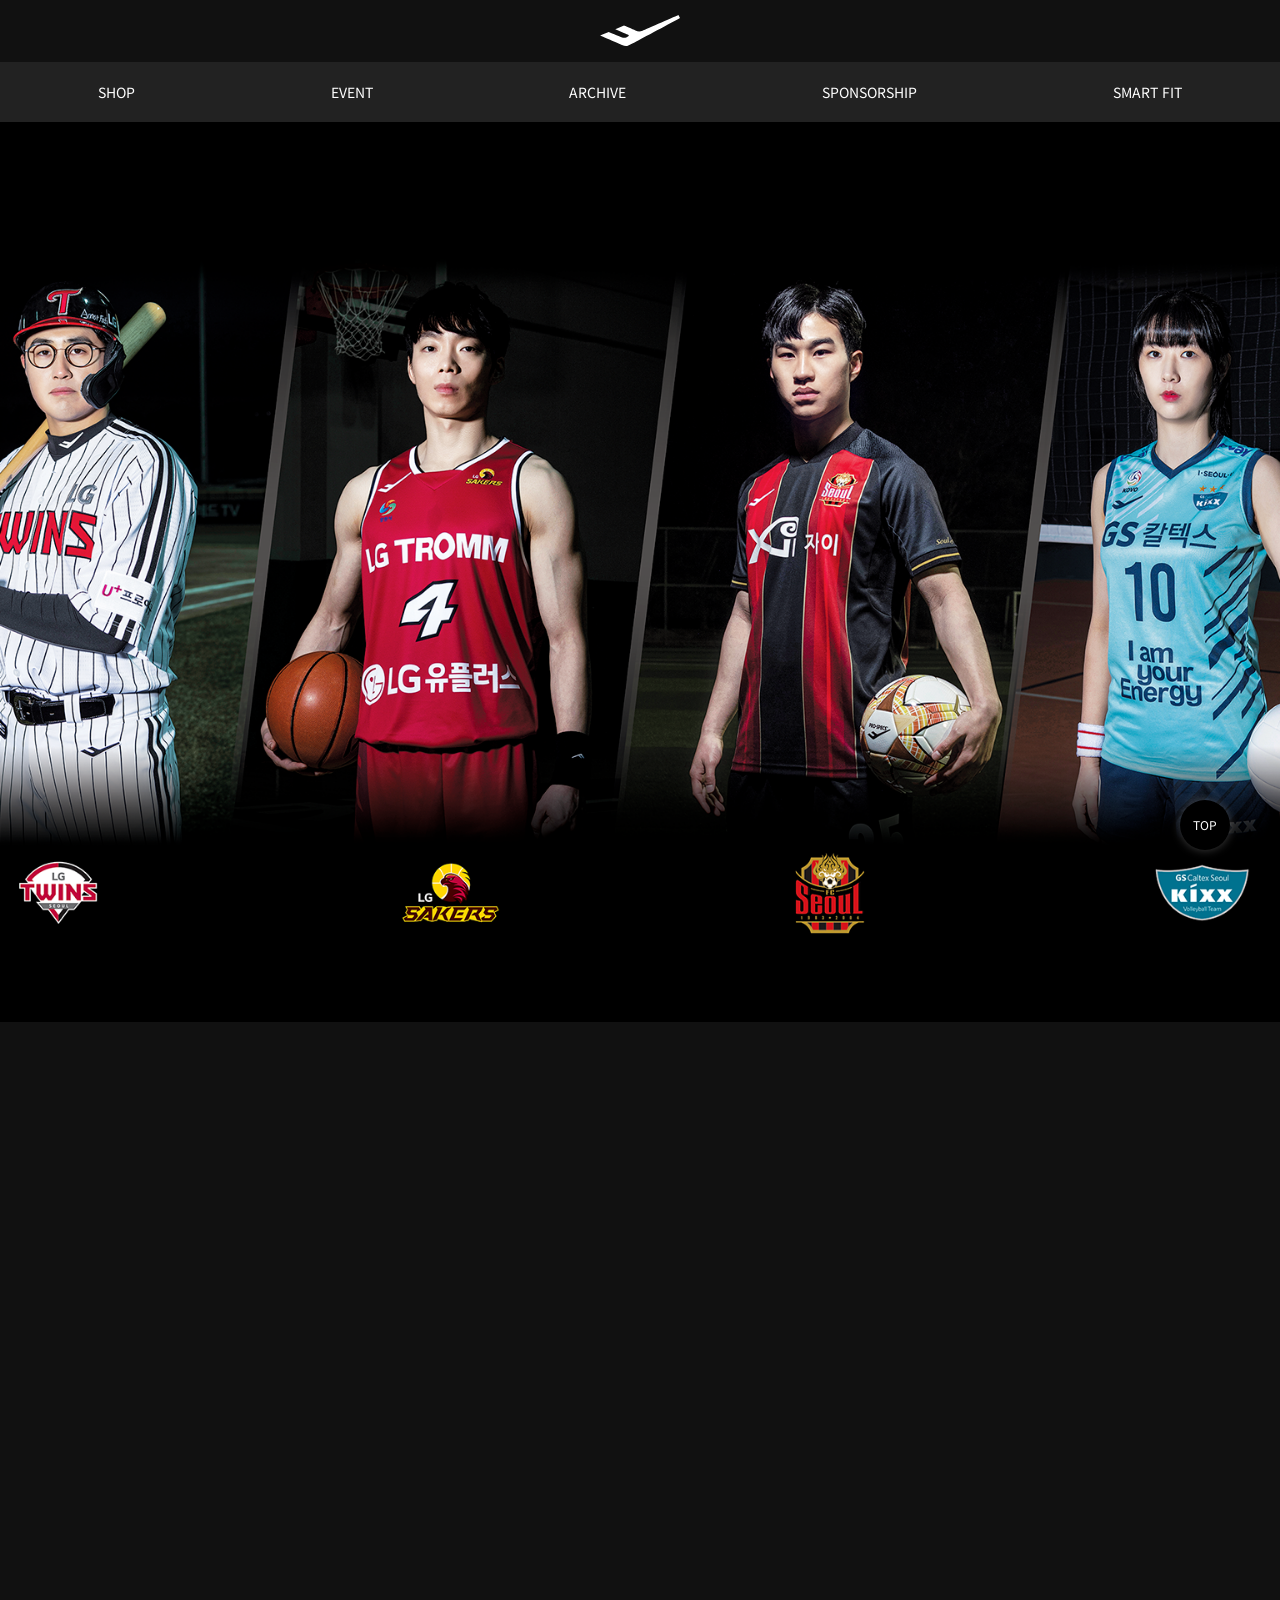
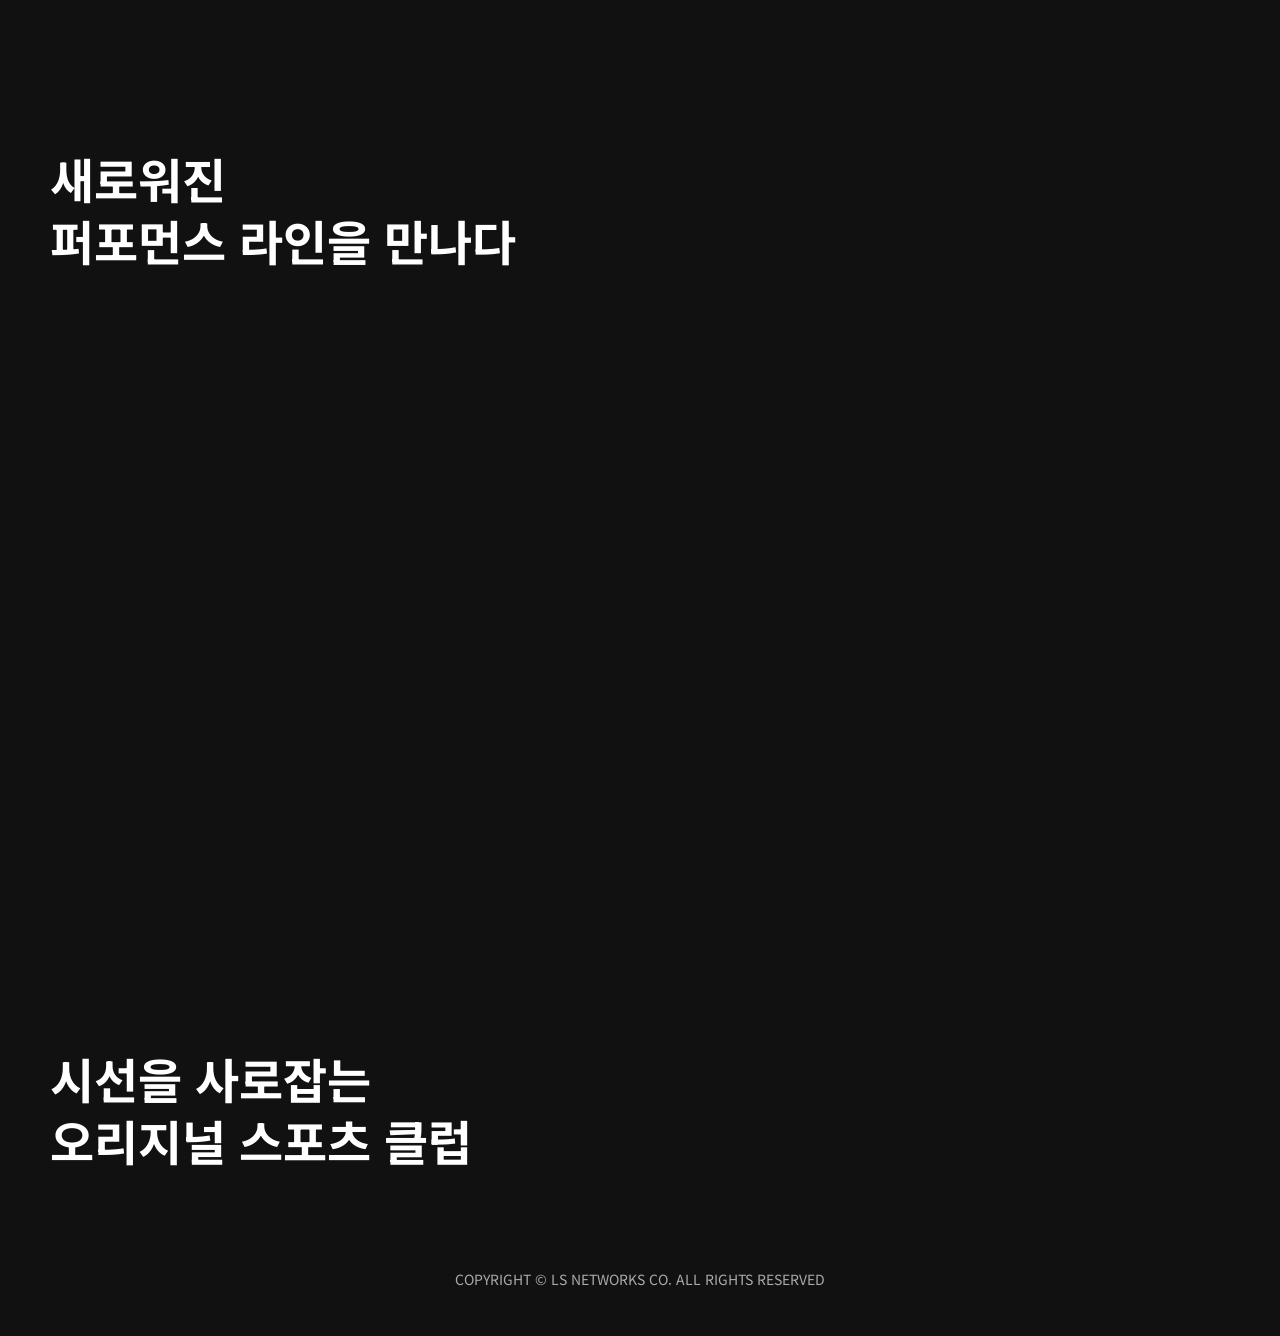
<file: 01-prospecs/index.html>
<!DOCTYPE html>
<html lang="ko">
<head>
    <meta charset="UTF-8">
    <meta http-equiv="X-UA-Compatible" content="IE=edge">
    <meta name="viewport" content="width=device-width, initial-scale=1.0">
    <title>프로스펙스</title>
    <link rel="shortcut icon" href="./images/logo.svg" type="image/x-icon">
    <link rel="stylesheet" href="reset.css">
    <style>
        body, html {
            background-color:#111;
            scroll-behavior: smooth;
        }
        /* Firefox */
        html {scrollbar-width: 10px;;scrollbar-color: #eee #222;}
        /* Opera */
        html::-o-scrollbar {width: 10px;}
        html::-o-scrollbar-thumb {background-color: #222;border-radius: 5px;}
        /* Chrome, Safari, Edge 등 웹킷 기반 브라우저 */
        ::-webkit-scrollbar {width: 10px;}
        ::-webkit-scrollbar-track {box-shadow: inset 0 0 5px rgba(0, 0, 0, 0.3);}
        ::-webkit-scrollbar-thumb {background-color: #222;border-radius: 5px;}
        #top_btn {
            width:50px; line-height:50px; display:block; font-size:0.75rem;
            border-radius:50%; text-align:center;
            position:fixed; right:50px; bottom:50px; z-index:999;
            background:#000; color:#fff;
            box-shadow:0 0 10px rgba(255,255,255,0.25);
        }
        /* header, main, footer, nav를 그룹으로 묶어서 각각 최소너비제한, 1000px 이하로 작아지지 못하도록 함. */
        header,main,footer,nav {min-width:1000px;}
        header {text-align:center; padding:15px 0;}
        header img {width:80px;}
        nav {
            width:100%; margin:0 auto; background:#222;
            display:flex; justify-content:space-around; /* 양끝에 여백을 만듦 */
            /* 스크롤 내릴 시 네비 고정 css */
            position: sticky; top: 0; z-index: 900;
        }
        nav a {position:relative; display:inline-block; line-height:60px; padding:0 20px; color:#fff; font-size:0.875rem;}
        nav a::after {
            /* after을 만들어 활성화 되었을 때 글자 및 바의 디자인 (a의 마지막 요소 위치에 가상요소 생성) */
            display:block; /* after 디지안 시 보이도록 하기 위해 */ position:absolute; content:''; background:#e73b3b; width:100%; height:1px; bottom:1px; left:0; display:none;
            /* diaplay 속성이 2개 있을 때 마지막에 적용한 display만 적용 */
        } 
        nav a:hover {color:#e73b3b;} /* nav a 마우스를 올렸을 때 글자 색상이 바뀌도록 설정  */
        nav a:hover::after {display:block;} /* nav a에 마우스를 올렸을 때 after의 설정이 보이도록 설정 */
        main {}
        main section {
            height:100vh; /* 뷰포트 높이 (사용자가 보는 화면의 높이) */
            background-size:cover;
            background-position:center;
            position:relative;
            /* background의 이미지 사이즈와 포지션은 동일하기 때문에 전체에 사용함. */
        }
        /* 각각 섹션에 들어가는 이미지가 다르기 때문임. */
        main section:nth-child(1) {background-image:url(images/optimize1.png);}
        main section:nth-child(2) {
            /* 스크롤이 움직일 때 배경이미지가 고정되도록 함. css */
            background-attachment: fixed;
            background-image:url(https://images.unsplash.com/photo-1566932769119-7a1fb6d7ce23?q=80&w=1470&auto=format&fit=crop&ixlib=rb-4.1.0&ixid=M3wxMjA3fDB8MHxwaG90by1wYWdlfHx8fGVufDB8fHx8fA%3D%3D);
        }
        main section:nth-child(3) {background-image:url(https://images.unsplash.com/photo-1461896836934-ffe607ba8211?q=80&w=1470&auto=format&fit=crop&ixlib=rb-4.1.0&ixid=M3wxMjA3fDB8MHxwaG90by1wYWdlfHx8fGVufDB8fHx8fA%3D%3D);}
        main section h2 {
            /* 부모높이vh에 들어간 값에 의해 부모가 길이가 매번 달라질 때 글자를 항상 왼쪽 아래 고정 설정을 위해 position:absolute로 사용 */
            position:absolute; left:50px; bottom:50px;
            font-size:3rem; font-weight:700; line-height:1.3; color:#fff;
        }
        footer {font-size:0.875rem; color:#aaa; text-align:center; padding:50px 0;}
    </style>
</head>
<body>
    <a href="#new" id="top_btn">TOP</a>
    <!-- 위 top버튼(cta) 클릭 시 section 2번 위치로 이동하기 -->
    <header>
        <h1><img src="images/logo.svg" alt="프로스펙스"></h1>
    </header>
    <nav>
        <a href="#hero">SHOP</a>
        <a href="#event">EVENT</a>
        <a href="#">ARCHIVE</a>
        <a href="#">SPONSORSHIP</a>
        <a href="#">SMART FIT</a>
    </nav>
    <main>
        <section id="hero"></section>
        <section id="new"><h2>새로워진<br>퍼포먼스 라인을 만나다</h2></section>
        <section id="event"><h2>시선을 사로잡는<br>오리지널 스포츠 클럽</h2></section>
    </main>
    <footer>COPYRIGHT &copy; LS NETWORKS CO. ALL RIGHTS RESERVED
    </footer>
</body>
</html>
</file>
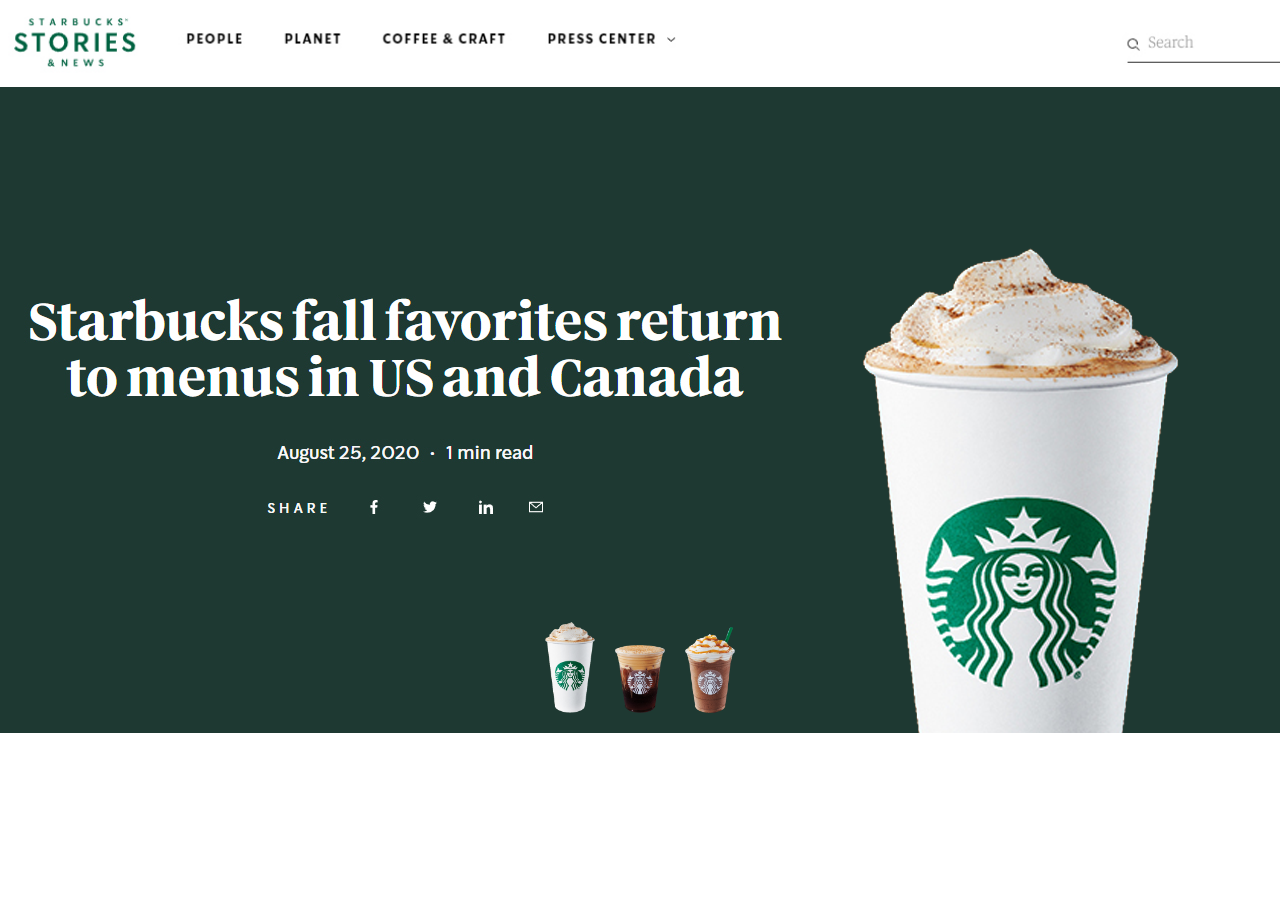
<file: 02-starbucks-hero/index.html>
<!DOCTYPE html>
<html lang="ko">
<head>
    <meta charset="UTF-8">
    <meta http-equiv="X-UA-Compatible" content="IE=edge">
    <meta name="viewport" content="width=device-width, initial-scale=1.0">
    <title>스타벅스 코리아</title>
    <link rel="stylesheet" href="reset.css">
    <style>
        header, #v_c {width:1400px; margin:0 auto;}
        header img {width:100%;}
        #visual {
            background:#1e3932; padding:200px 0;
            position:relative; overflow:hidden;
        }
        #v_img {
            position:absolute; right:100px; bottom:-100px;
        }
        #v_btn {
            position:absolute; left:0; bottom:20px; width:100%;
            display:flex; justify-content: center; /* a들의 정렬 */
        }
        #v_btn a {
            width:50px; margin:0 10px; 
            display:flex; align-items:flex-end; /* start 이미지의 수직 상단이 맞도록 정렬 */ 
        }
        #v_btn a:hover img {
            transform: translateY(-15px);
        }
        #v_btn a img {width:100%; transition: transform 0.3s;}
    </style>
    <script>
        window.onload=function(){

            

        }//e:onload
    </script>
</head>
<body>
    <div id="wrap">
        <header><img src="coffee_images/starbucks_header.jpg" alt=""></header>
    </div>
    <div id="visual">
        <div id="v_c">
            <img src="coffee_images/starbucks_title.jpg" alt="">
        </div>
        <div id="v_img">
            <img src="coffee_images/starbucks1.png" alt="" id="starbucks_img">
        </div>
        <div id="v_btn"> <!-- 미니 메뉴 사진들 -->
            <a href="#"><img src="coffee_images/starbucks1.png" alt=""></a>
            <a href="#"><img src="coffee_images/starbucks2.png" alt=""></a>
            <a href="#"><img src="coffee_images/starbucks3.png" alt=""></a>
        </div>
    </div>
</body>
</html>
</file>
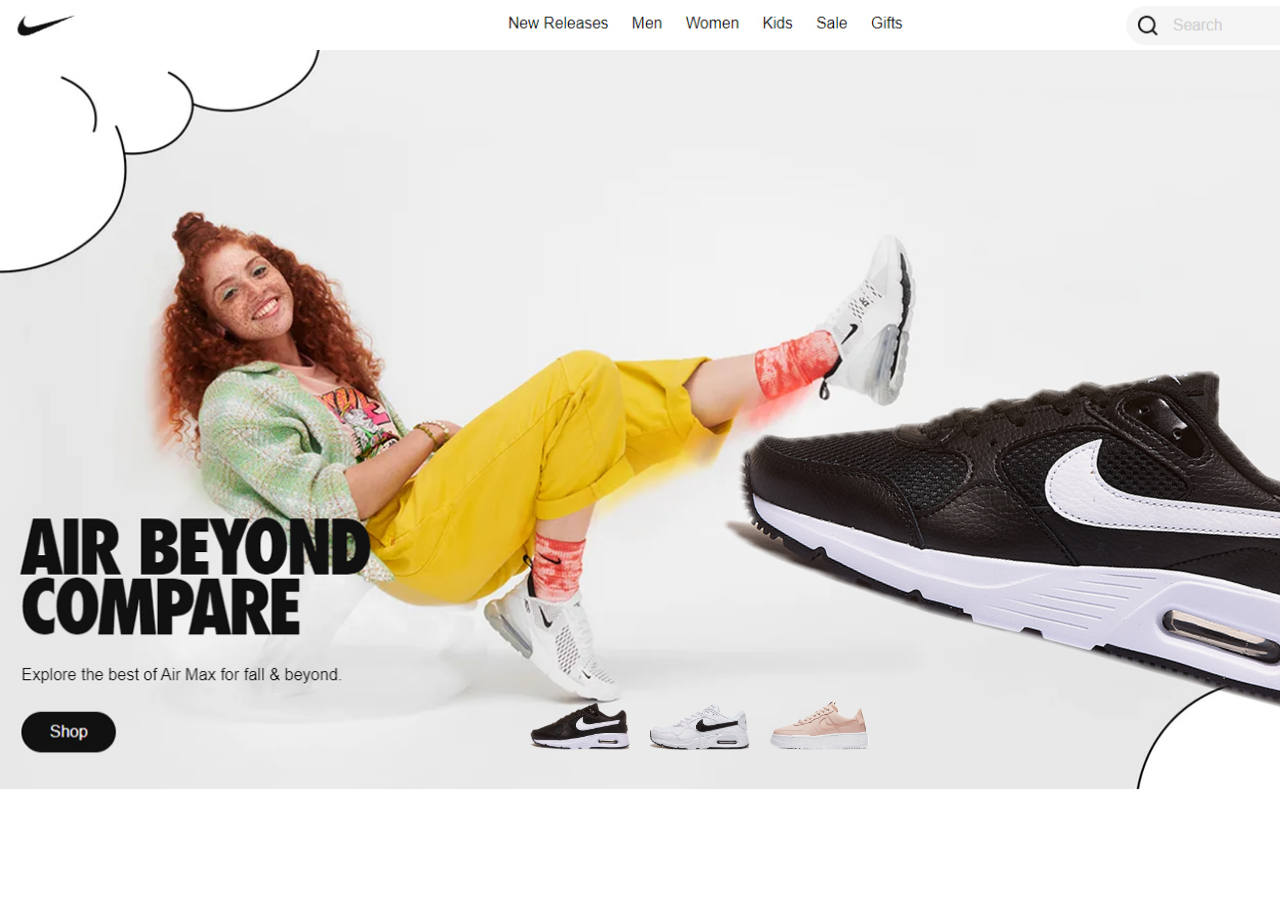
<file: 03-nike/index.html>
<!DOCTYPE html>
<html lang="ko">
<head>
    <meta charset="UTF-8">
    <meta http-equiv="X-UA-Compatible" content="IE=edge">
    <meta name="viewport" content="width=device-width, initial-scale=1.0">
    <title>나이키</title>
    <link rel="stylesheet" href="reset.css">
    <style>
        header, #v_c {width:1400px; margin:0 auto;}
        header img {width:100%;}
        #visual {
            background:url(images/nike_bg.jpg) no-repeat center; 
            width: 1400px; height: 750px; margin:0 auto;
            background-size: auto 100%;
            position:relative; overflow:hidden;
        }
        #v_img {
            position: absolute;
            right: 0px;
            bottom: 150px;
            
            transform: rotate(15deg);
        }
        #v_btn {
            position:absolute; left:0; bottom:50px; width:100%;
            display:flex; justify-content: center;
        }
        #v_btn a {
            width:100px; margin:0 10px; 
            display:flex; align-items:flex-end;
        }
        #v_btn a:hover img {
            transform: rotate(15deg);
        }
        #v_btn a img {
            width:100%; 
            transform-origin: right bottom; /* 중심축 변경 */
            transition: transform 0.3s;
        }
    </style>
    <script>
        window.onload=function(){

            

        }//e:onload
    </script>
</head>
<body>
    <div id="wrap">
        <header><img src="images/nike_header.jpg" alt=""></header>
    </div>
    <div id="visual">
        <div id="v_img">
            <img src="images/nike1.png" alt="" id="nike_img">
        </div>
        <div id="v_btn">
            <a href="#"><img src="images/nike1.png" alt=""></a>
            <a href="#"><img src="images/nike2.png" alt=""></a>
            <a href="#"><img src="images/nike3.png" alt=""></a>
        </div>
    </div>
</body>
</html>
</file>
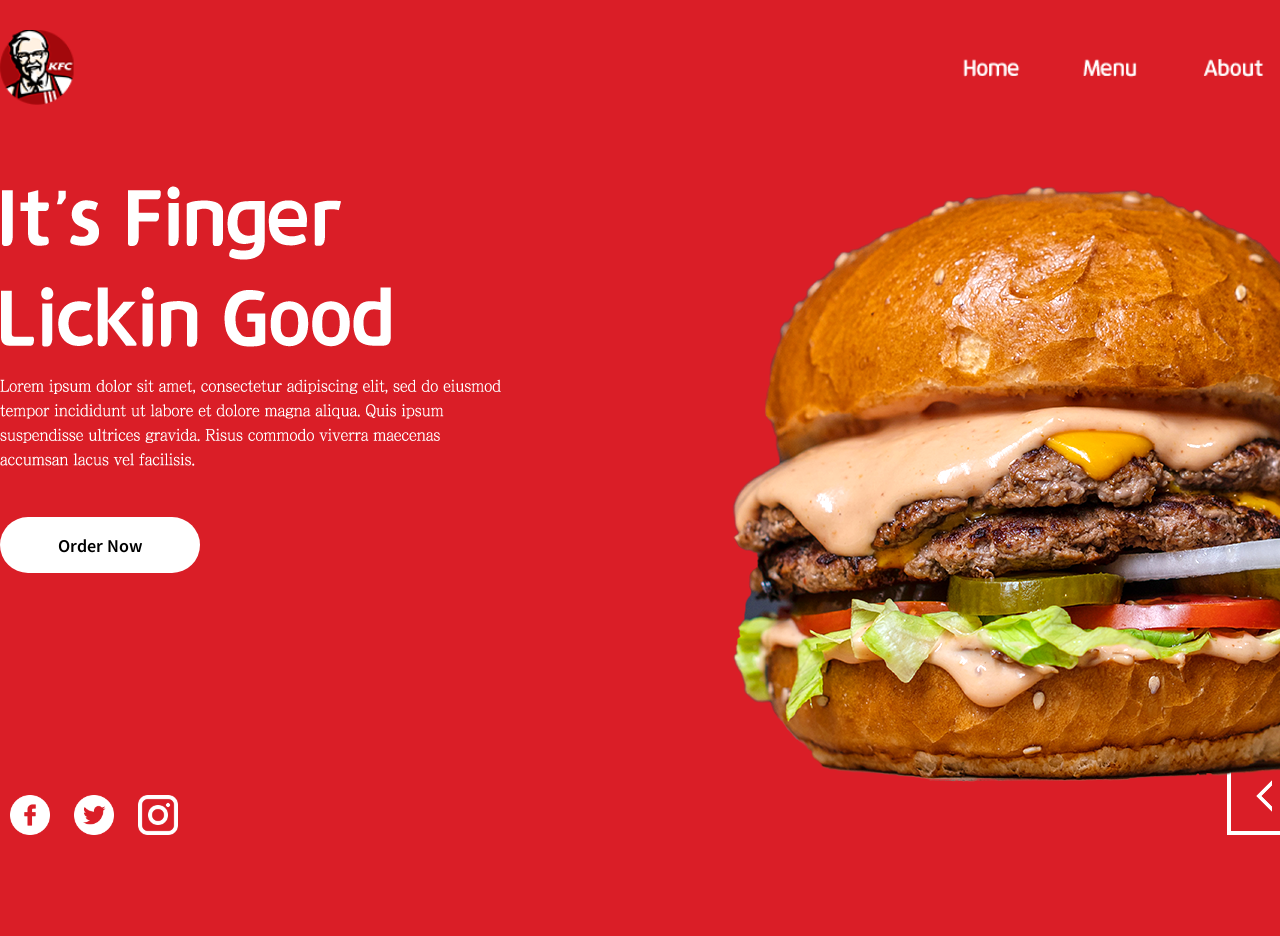
<file: 04-kfc/index.html>
<!DOCTYPE html>
<html lang="ko">
<head>
    <meta charset="UTF-8">
    <meta http-equiv="X-UA-Compatible" content="IE=edge">
    <meta name="viewport" content="width=device-width, initial-scale=1.0">
    <title>KFC</title>
    <link rel="stylesheet" href="reset.css">
    <style>
        body, html {background:#da1e27;}
        header, main {width:1400px; margin:0 auto;}
        header {padding:30px 0;}
        header img {width:100%;}
        main {height:800px; position:relative; display:flex; justify-content:space-between; padding:50px 0 0;}
        main .txt #order {
            background:#fff; border-radius:50px; text-align:center; padding:20px 0;
            display:inline-block; margin-top:50px; font-weight:600;
            width:200px; color:#000;
            transition: width 0.3s;
        }
        /* order에 마우스 올렸을 때 색과 크기 변경 */
        main .txt #order:hover {
            color: #da1e27;
            width: 250px;
        }
        #sns {position:absolute; left:0; bottom:100px;}
        #sns a {
            display:inline-block; width:40px; margin:0 10px;
            position:relative; top:0;
        }
        #sns a img {width:100%; transition: transform 0.3s; }
        /* sns에 마우스 올렸을 때 위치 변경 */
        #sns a:hover img {transform: translateY(-15px);}

        #dynamic #img {position: relative; z-index: 100;}
        #dynamic #btn {display:flex; position:absolute; right:0; bottom:100px; z-index: 50;}
        #dynamic #btn a {margin:0 5px;}
        #dynamic #btn a#prev {}
        #dynamic #btn a#next {transform: scaleX(-1);}
    </style>
    <script>
        window.onload=function(){
            /* 변수생성 */
            const bigImg = document.querySelector('#big'); /* 변경대상 */
            const btnPrev = document.querySelector('#prev'); /* 클릭대상 */
            const btnNext = document.querySelector('#next'); /* 클릭대상 */
            console.log(bigImg,btnPrev,btnNext); /* 오류점검테스트 */

            /* 이전버튼을 누르면 감자튀김 이미지로 변경 */
            btnPrev.addEventListener('click', prevImg);
            function prevImg() {
                bigImg.src = './images/menu2.png'
            } 

            /* 다음 버튼을 누르면 햄버거 이미지 변경 */
            btnNext.addEventListener('click',nextImg);
            function nextImg() {
                bigImg.src = './images/menu3.png';
            }
        }//e:onload
    </script>
</head>
<body>
    <div id="wrap">
        <header><img src="images/kfc_header.png" alt=""></header>
        <main>
            <div class="txt">
                <p><img src="images/sub_title.png" alt=""></p>
                <a href="#" id="order">Order Now</a>
            </div>
            <div id="sns">
                <a href="#"><img src="images/facebook.png" alt=""></a>
                <a href="#"><img src="images/twitter.png" alt=""></a>
                <a href="#"><img src="images/instagram.png" alt=""></a>
            </div>
            <div id="dynamic">
                <div id="img">
                    <img src="images/menu1.png" alt="" id="big">
                </div>
                <div id="btn">
                    <a href="#" id="prev"><img src="images/prev_next.png" alt=""></a>
                    <a href="#" id="next"><img src="images/prev_next.png" alt=""></a>
                </div>
            </div>
        </main>
    </div>
</body>
</html>
</file>
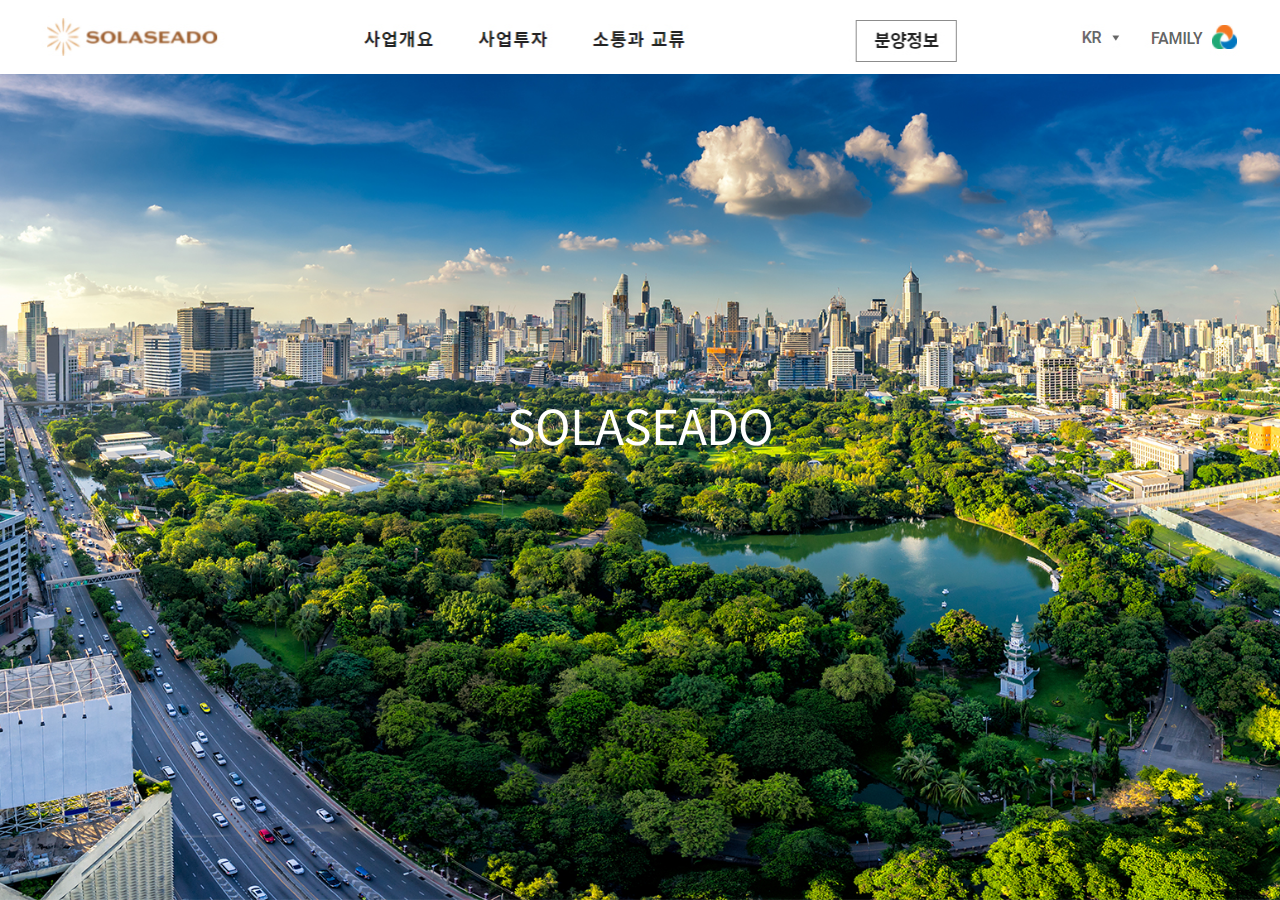
<file: 06-sola/index.html>
<!DOCTYPE html>
<html lang="ko">
<head>
    <meta charset="UTF-8">
    <meta http-equiv="X-UA-Compatible" content="IE=edge">
    <meta name="viewport" content="width=device-width, initial-scale=1.0">
    <title>태양의 도시 솔라시도</title>
    <link rel="stylesheet" href="reset.css">
    <style>
        body, html {
            font-family:'Noto Serif KR', serif;
            width:100%; height:100%; overflow:hidden;
        }
        /* design */
        .h_bg {background:#fff; position:fixed; left:0; top:0; width:100%; z-index:999;}
        .h_bg header {width:1200px; margin:0 auto;}
        .h_bg header img {width:100%;}
        .slide_wrap {}
        .slide_wrap .slide_c {position:relative;}
        .slide_wrap .slide_c .slide {
            position:absolute; left:0; top:0;
            width:100%; height:100vh;
            background-size: 100%;
            background-position:center;
            opacity:0; 
            transition:opacity 0.5s;
        }
        .slide_wrap .slide_c .slide1 {
            background-image:url(images/bg1.jpg);
            opacity:1;
            background-size: cover;
            animation: bgAni 2s infinite alternate;
        }
        .slide_wrap .slide_c .slide2 {background-image:url(images/bg2.jpg);}
        .slide_wrap .slide_c .slide3 {background-image:url(images/bg3.jpg);}
        .slide_wrap .slide_c .slide p {
            text-align:center; color:#fff;
            font-size:3rem; letter-spacing:-1px;
            position:relative; top:400px;
            animation: txtAni 2s infinite alternate;
        }
        /* class */

        /* animation */
        /* 배경(커지는 느낌)과 글자(사라졌다가 나오는 느낌) */
        @keyframes bgAni {
            0% {transform: scale(1);}
            100% {transform: scale(1.1);}
        }
        @keyframes txtAni {
            0% {opacity: 0; transform: scale(1) translateY(0); filter: blur(5px);}
            100% {opacity: 1;transform: scale(1.2) translateY(-30px);filter: blur(0);}
        }

    </style>
    <script>
        window.onload=function(){

            

        }//e:onload
    </script>
</head>
<body>
    <div class="h_bg">
        <header>
            <img src="images/header.jpg" alt="">
        </header>
    </div>
    <div class="slide_wrap">
        <div class="slide_c">
            <div class="slide slide1"><p>SOLASEADO</p></div>
            <div class="slide slide2"><p>햇빛과 함께 행복을 꿈꾸는,</p></div>
            <div class="slide slide3"><p>솔라시도의 도전이 시작됩니다.</p></div>
        </div>
    </div>
</body>
</html>
</file>
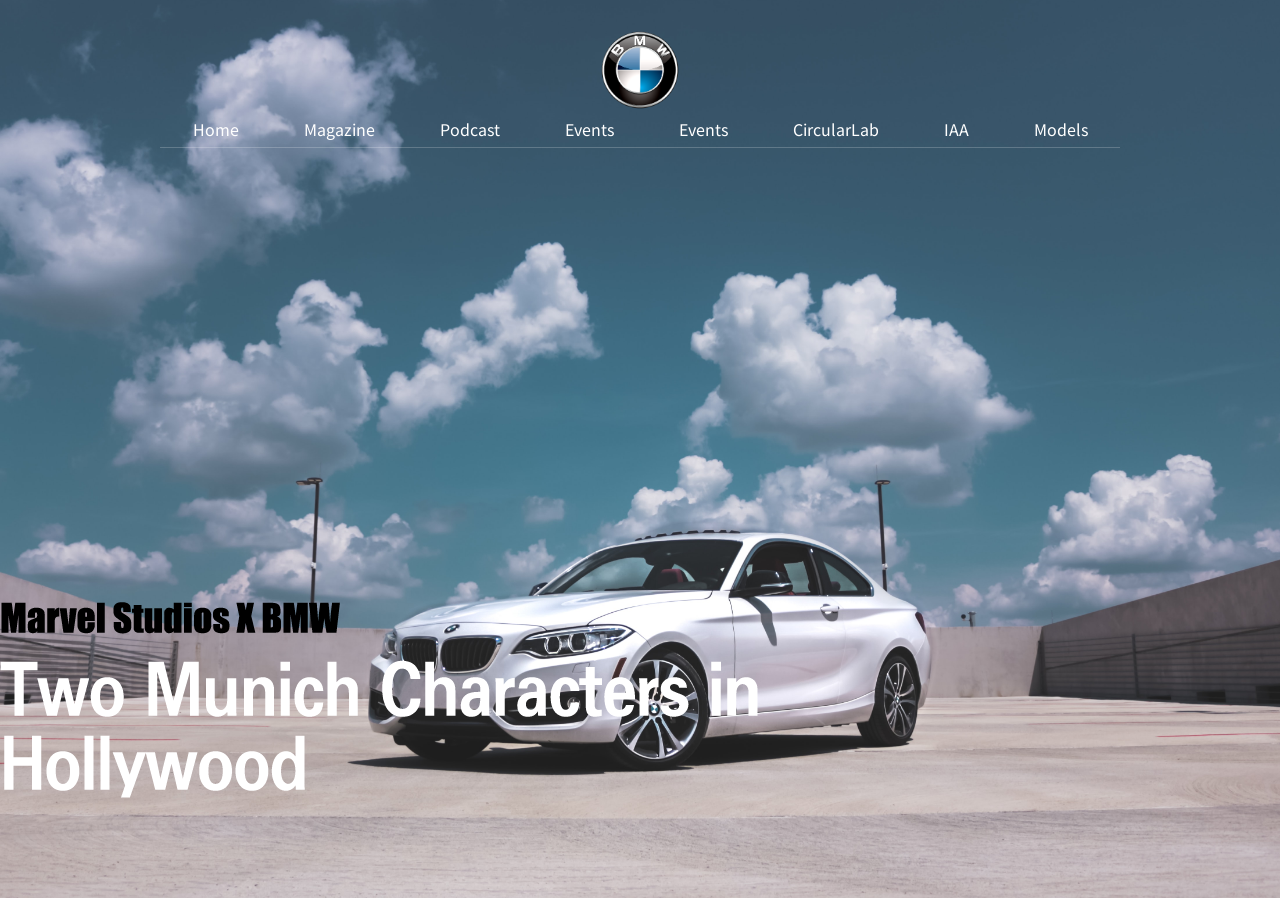
<file: 08-bmw/index.html>
<!DOCTYPE html>
<html lang="ko">
<head>
    <meta charset="UTF-8">
    <meta http-equiv="X-UA-Compatible" content="IE=edge">
    <meta name="viewport" content="width=device-width, initial-scale=1.0">
    <title>BMW 코리아</title>
    <link rel="stylesheet" href="reset.css">
    <style>
        #wrap {
            width:100%; /* height:100vh; */
            background:url(images/bmw_bg.jpg);
            background-size: cover;
            background-position: center 70%;
            position:relative;
        }
        header {
            width:1200px; margin:0 auto; padding:30px 0;
        }
        header h1 {width:80px; margin:0 auto;}
        header h1 img {width:100%;}
        header nav {
            border-bottom:1px solid rgba(255,255,255,0.2);
            width:80%; margin:0 auto; display:flex; justify-content:space-around;
        }
        header nav a {
            padding:10px 0; 
            position:relative; 
            color: #fff;
            /* border-bottom: 1px solid #fff; */
            /* bodrder는 시각적인 밑줄 디자인일 뿐, 애니메이션&개별크기 동작불가 */
        }
        header nav a::after {
            content:''; display:block;
            width:100%; height:1px; background:#cae4ff;
            position:absolute; bottom:-1px;
            /* 중심축 특징으로 애니메이션을 적용할 땐 transform속성 적용하기 */
            /* scale, translate, rotate, skew */
            transition: transform 0.5s; /* 중심을 기준으로 x축 크기 0설정(처음숨기기) */
            transform: scaleX(0);
        }
        /* hover 선택자 */
        header nav a:hover::after {transform: scaleX(1); /* 1=100% */}
        /* transform은 변형 속성일 뿐, 애니메이션 속성이 아님. */
        /* 사용자 이벤트와 함께 변경되는 css 속성 애니메이션은 transition */
        /* 이벤트와 관계없이 자동 실행되는 css 속성 애니메이션은 keyframes, animation */
        main {position:relative; width:1400px; height:80vh; margin:0 auto;}
        main img {
            position:absolute; left:0; bottom:100px;
        }

    </style>
    <script>
        window.onload=function(){

        }//e:onload
    </script>
</head>
<body>
    <div id="wrap">
        <header>
            <h1><img src="images/bmw_logo.png" alt=""></h1>
            <nav>
                <a href="#">Home</a>
                <a href="#">Magazine</a>
                <a href="#">Podcast</a>
                <a href="#">Events</a>
                <a href="#">Events</a>
                <a href="#">CircularLab</a>
                <a href="#">IAA</a>
                <a href="#">Models</a>
            </nav>
        </header>
        <main>
            <img src="images/sub_title.png" alt="">
        </main>
    </div>
</body>
</html>
</file>
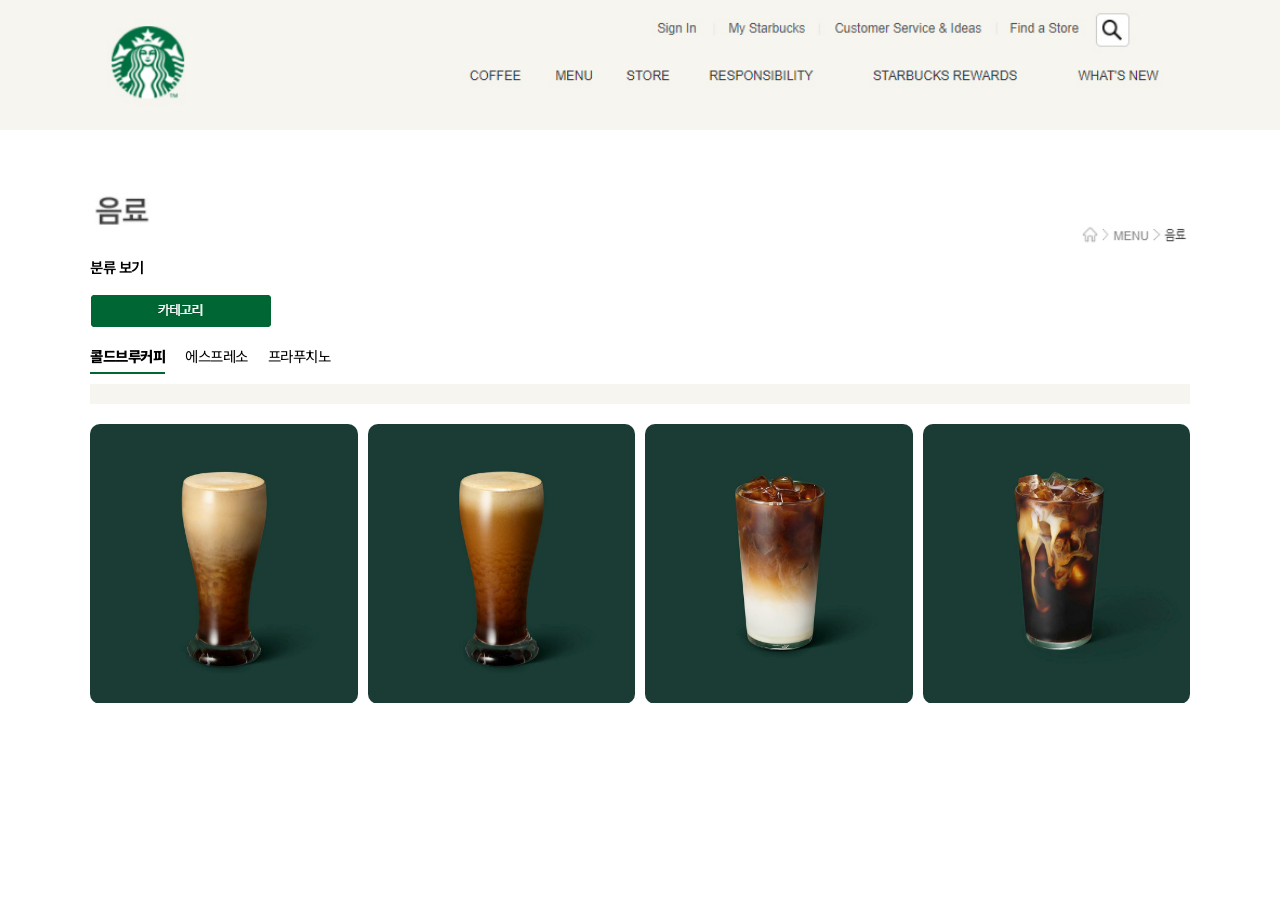
<file: 09-starbucks_details/index.html>
<!DOCTYPE html>
<html lang="ko">
<head>
    <meta charset="UTF-8">
    <meta http-equiv="X-UA-Compatible" content="IE=edge">
    <meta name="viewport" content="width=device-width, initial-scale=1.0">
    <title>음료 | 스타벅스 코리아</title>
    <link rel="stylesheet" href="reset.css">
    <style>
        /* design */
        #h_bg {background:#f6f5ef;}
        #h_bg header {width:1100px; margin:0 auto; padding:10px 0;}
        #h_bg header img {width:100%;}
        /* 메인 */
        main {width:1100px; margin:50px auto 0;}
        main .title img {width:100%;}
        main .sub_title {padding:0 0 20px; font-size:0.91rem; font-weight:600; letter-spacing:-0.5px;}
        /* 콜드브루~프라푸치노 카테고리메뉴  */
        main .category_menu {
            display:flex; justify-content:flex-start;
            padding:20px 0;
        }
        main .category_menu a {position:relative; font-size:0.91rem; letter-spacing:-0.5px;}
        main .category_menu a:nth-child(even) {margin:0 20px;}
        /* 커피메뉴리스트 */
        #menu_title {
            margin-bottom:20px; padding:10px;
            background: #f6f5ef; font-size:0.875rem; letter-spacing:-1px;
            display:flex; align-items:center;
        }
        #menu_title span {font-weight:800;}
        #menu_title img {padding:0 10px;}
        /* 메뉴내용 */
        .menu_contents {position:relative;}
        .menu_contents .menu {
            display:flex; /* a 4개 정렬하는 속성 */ 
            justify-content:space-between; /* 위 row(수평정렬 기본값)와 s-b */
            position:absolute; left:0; top:0; /* .menu_contents부모기준(menu*3)) 형제와 겹치는 정렬  */
            display: none;
        }
        /* meun1,3 숨김그룹 */
        .menu_contents .menu1 {display: flex;}
        .menu_contents .menu2 {} /* menu2 별도로 flex설정으로 보이기 */
        .menu_contents .menu3 {}
        .menu_contents .menu a {
            margin-right:10px; overflow:hidden; position:relative;
            border-radius:10px; 
        }
        .menu_contents .menu a:last-child {margin-right:0;}
        .menu_contents .menu a img {width:100%;}
        /* 커피정보 */
        .menu_contents .menu a:hover .info {opacity: 1;;}
        .menu_contents .menu .info {
            background:rgba(0,102,51,0.8); /*#006633 == rgb(0,102,051)*/
            width:100%; height:100%; display:block;
            position:absolute; left:0; top:0;
            text-align:center;
            opacity: 0; transition: opacity 0.4s;
            /* display: none; */
        }
        .menu_contents .menu .info span:first-child {padding-top:40%;}
        .menu_contents .menu .info span {
            color:#fff;
            display:block; font-weight: 600;
            line-height:1.5;
        }
        /* active class + animation */
        .active {font-weight:800;}
        .active::after {
            content:''; display:block;
            width:100%; height:2px; background:#006633;
            position:absolute; bottom:-10px; left:0;
        }
    </style>
    <script>
        window.onload=function(){
            /* 1. 콜드블루 클릭하면 콜드블루만 보이기 */
            /* 2. 에스프레소 클릭하면 에스프레소만 보이기 */
            /* 3. 프라푸치노클릭하면 프라푸치노 만 보이기 */
            /* 메뉴변수 */
            const clodBrewMenu = document.querySelector('.category_menu a:nth-child(1)');
            const esprossoMenu = document.querySelector('.category_menu a:nth-child(2)');
            const frappuMenu = document.querySelector('.category_menu a:nth-child(3)');
            /* 메뉴변수 변수검사 */
            console.log(clodBrewMenu, esprossoMenu, frappuMenu);
            /* 커피목록 변수 */
            const clodBrewContent = document.querySelector('.menu1');
            const esprossocontent = document.querySelector('.menu2');
            const frappucontent = document.querySelector('.menu3');
            /* 커피목록 변수검사 */
            console.log(clodBrewContent, esprossocontent, frappucontent);
            //------------------------------함수 
            //전체숨기기
            function allHide() {
                clodBrewContent.style.display = 'none';
                esprossocontent.style.display = 'none';
                frappucontent.style.display = 'none';
            }
            function clodBrewShow() {
                allHide();
                clodBrewContent.style.display = 'flex';
            }
            function esprossShow() {
                allHide()
                esprossocontent.style.display = 'flex';
            }
            function frappuShow() {
                allHide()
                frappucontent.style.display = 'flex';
            }
            //----------------------------객체.이벤트
            clodBrewMenu.addEventListener('click',clodBrewShow);
            esprossoMenu.addEventListener('click',esprossShow);
            frappuMenu.addEventListener('click', frappuShow);
        }//e:onload
    </script>
</head>
<body>
    <div id="h_bg">
        <header><img src="images/header.jpg" alt=""></header>
    </div>
    <main>
        <div class="title"><img src="images/category.jpg" alt=""></div>
        <div class="sub_title">분류 보기</div>
        <a href="#" class="category"><img src="images/category_title.jpg" alt=""></a>
        <div class="category_menu">
            <a href="#" class="active">콜드브루커피</a>
            <a href="#">에스프레소</a>
            <a href="#">프라푸치노</a>
        </div>
        <div id="menu_title"><!-- javascript --></div>
        <!-- ----------------------------------------------------콜드블루/에스프레소/프라푸치노 -->
        <div class="menu_contents">
            <!-- ---------------------------------------------------------콜드블루 -->
            <div class="menu menu1">
                <a href="#">
                    <img src="images/menu1-1.jpg" alt="">
                    <span class="info"> <!-- 배경녹색 -->
                        <span>콜드브루커피</span>
                        <span>50kcal</span>
                    </span>
                </a>
                <a href="#"><img src="images/menu1-2.jpg" alt=""><span class="info"><span>콜드브루커피</span><span>80kcal</span></span></a>
                <a href="#"><img src="images/menu1-3.jpg" alt=""><span class="info"><span>콜드브루커피</span><span>150kcal</span></span></a>
                <a href="#"><img src="images/menu1-4.jpg" alt=""><span class="info"><span>콜드브루커피</span><span>40kcal</span></span></a>
            </div>
            <!-- ---------------------------------------------------------에스프레소 -->
            <div class="menu menu2">
                <a href="#">
                    <img src="images/menu2-1.jpg" alt="">
                    <span class="info">
                        <span>에스프레소</span>
                        <span>50kcal</span>
                    </span>
                </a>
                <a href="#"><img src="images/menu2-2.jpg" alt=""><span class="info"><span>에스프레소</span><span>80kcal</span></span></a>
                <a href="#"><img src="images/menu2-3.jpg" alt=""><span class="info"><span>에스프레소</span><span>150kcal</span></span></a>
                <a href="#"><img src="images/menu2-4.jpg" alt=""><span class="info"><span>에스프레소</span><span>40kcal</span></span></a>
            </div>
            <!-- ---------------------------------------------------------프라푸치노 -->
            <div class="menu menu3">
                <a href="#">
                    <img src="images/menu3-1.jpg" alt="">
                    <span class="info">
                        <span>프라푸치노</span>
                        <span>50kcal</span>
                    </span>
                </a>
                <a href="#"><img src="images/menu3-2.jpg" alt=""><span class="info"><span>프라푸치노</span><span>80kcal</span></span></a>
                <a href="#"><img src="images/menu3-3.jpg" alt=""><span class="info"><span>프라푸치노</span><span>150kcal</span></span></a>
                <a href="#"><img src="images/menu3-4.jpg" alt=""><span class="info"><span>프라푸치노</span><span>40kcal</span></span></a>
            </div>
        </div>
    </main>
</body>
</html>
</file>
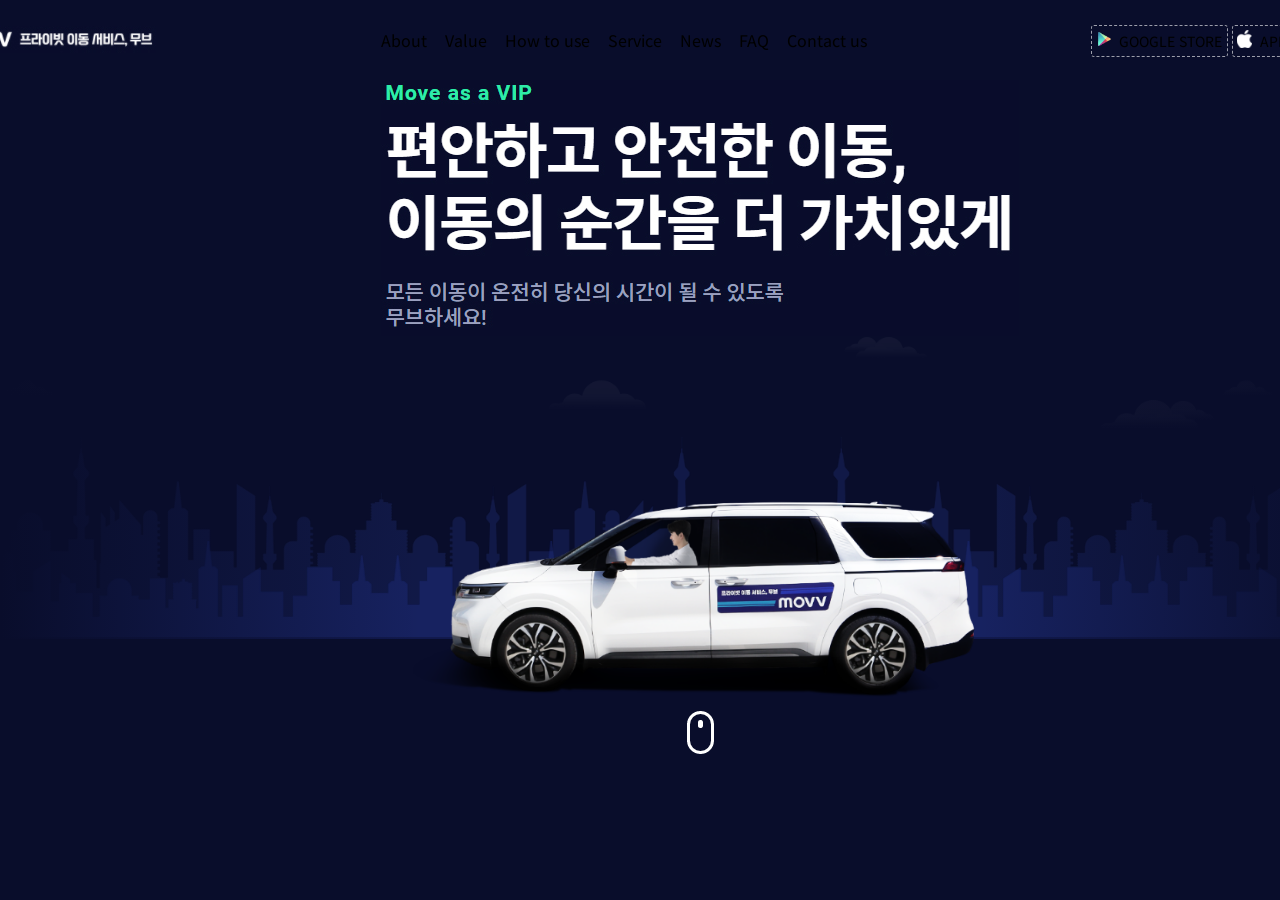
<file: 11-private/index.html>
<!DOCTYPE html>
<html lang="ko">
<head>
    <meta charset="UTF-8">
    <meta http-equiv="X-UA-Compatible" content="IE=edge">
    <meta name="viewport" content="width=device-width, initial-scale=1.0">
    <title>프라이빗 이동 서비스, 무브</title>
    <link rel="stylesheet" href="styles/reset.css">
    <link rel="stylesheet" href="styles/desktop.css">
    <link rel="stylesheet" href="styles/animation.css">
    <script>
        window.onload=function(){

        }//e:onload
    </script>
</head>
<body>
    <!-- rgb(9,13,43) , #1ECC8F-->
    <header>
        <h1><a href="#"><img src="images/logo.jpg" alt="프라이빗 이동 서비스, 무브"></a></h1>
        <nav>
            <a href="#">About</a>
            <a href="#">Value</a>
            <a href="#">How to use</a>
            <a href="#">Service</a>
            <a href="#">News</a>
            <a href="#">FAQ</a>
            <a href="#">Contact us</a>
        </nav>
        <div class="right">
            <a href="#">GOOGLE STORE</a>
            <a href="#">APP STORE</a>
        </div>
        <div class="mobile_nav_icon">
            <a href="#"><img src="images/btn_mobile_menu_w.png" alt=""></a>
        </div>
    </header>
    <main>
        <section class="txt">
            <img src="images/title.jpg" alt="편안하고 안전한 이동..">
        </section>
        <div class="bg_wrap">
            <div class="bg bg1"><!-- <img src="images/bg_cloud.png" alt=""> --></div>
            <div class="bg bg2"><!--<img src="images/bg_city1.png" alt=""> --></div>
            <div class="bg bg3"><!-- <img src="images/bg_city2.png" alt=""> --></div>
        </div>
        <!-- <ul class="car_list">
            <li><em>전세계 운행중인 도시</em><span>11개국 40여개 도시</span></li>
            <li><em>누적 이용고객</em><span>50,000명 이상</span></li>
            <li><em>누적 주행거리</em><span>1,000,000km 이상</span></li>
        </ul> -->
        <div class="car">
            <img src="images/img_car.png" alt="" id="car">
            <img src="images/img_tire.png" alt="" id="left_tire"> <!-- 앞 -->
            <img src="images/img_tire.png" alt="" id="right_tire"> <!-- 뒤 -->
        </div>
        <div class="scroll">
            <img src="images/scroll.png" alt="">
        </div>
    </main>
</body>
</html>
</file>
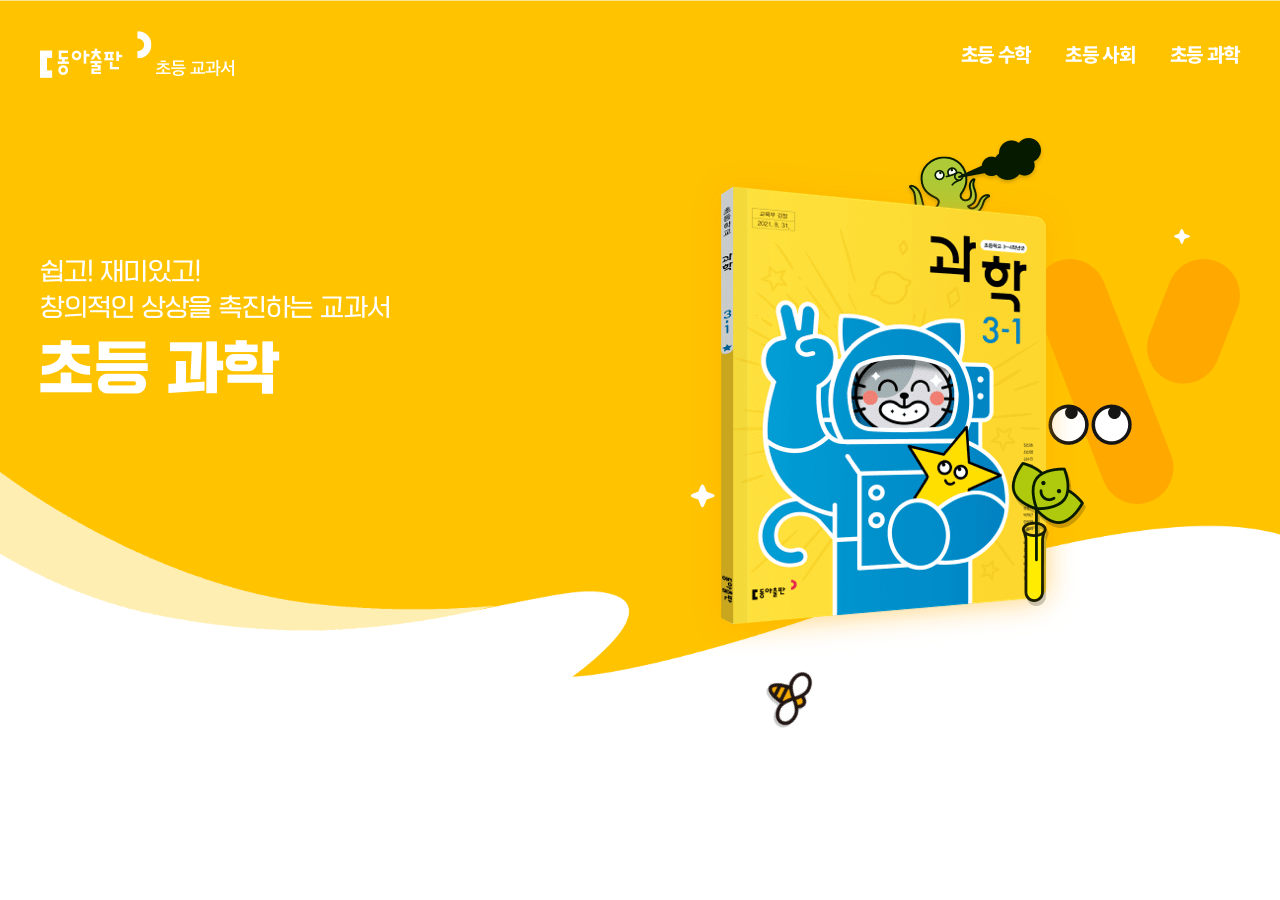
<file: 07-math/do_index.html>
<!DOCTYPE html>
<html lang="ko">
<head>
    <meta charset="UTF-8">
    <meta http-equiv="X-UA-Compatible" content="IE=edge">
    <meta name="viewport" content="width=device-width, initial-scale=1.0">
    <title>새로운 동아출판 초등교과서</title>
    <link rel="stylesheet" href="reset.css">
    <style>
        body {
            background:url(images4/main-bg5.png) no-repeat center top;
            background-size:1920px auto;
        }
        header {
            width:1200px; margin:0 auto; padding:30px 0;
            display:flex; justify-content:space-between; align-items:center;
        }
        header nav a {
            letter-spacing:-1.3px; color:#fff; font-size:1.2rem;
            text-decoration:none; margin-left:30px; font-weight:800;
        }
        /* 메인 */
        main {margin-top:150px; }
        main #visual {
            width:1200px; margin:0 auto; position:relative;
            display:flex; justify-content:space-between;
        }
        main #sub_title {
            display:flex; flex-flow:column wrap;
        }
        main #sub_title span:nth-child(2) {margin:20px 0 50px;}
        
        main #deco {position:relative; width:500px;height:350px; /* border:1px solid red; */}
        main #deco .obj {position:absolute;}
        /* 
        1(주황선) 2(책) 3(문어) 4(벌) 5(꽃병) 6(별1) 7(별2)
        */
        main #deco .obj1 {
            z-index:9; right:0;
            animation: flowerYAni 2.3s alternate-reverse linear infinite;
        }
        main #deco .obj2 {
            z-index:10; top:-100px; left:-50px;
            animation: bookAni 1s both;
        }
        main #deco .obj3 {
            z-index:9; right:190px; top:0;
            animation: octopusAni 1s 0.5s both;
        }
        main #deco .obj4 {
            z-index:11; right:0; bottom:0;
            animation: beeAni 1s both;
        }
        main #deco .obj5 {
            z-index:11; right:150px; bottom:0;
            animation: flowerYAni 2.3s alternate linear infinite;
        }
        main #deco .obj6 {
            z-index:12; left:-50px; bottom:100px;
            animation: starAni 1.5s alternate linear infinite;
        }
        main #deco .obj7 {
            z-index:12; right:50px; top:-30px;
            animation: starAni 1.5s 1s alternate linear infinite;
        }
        /* main #deco .obj6,
        main #deco .obj7 {} */
        
        /* 애니메이션 */
        @keyframes bookAni {
            0% {transform: translateX(150px);}
            100% {transform: translateX(0px);}
        }
        @keyframes octopusAni {
            0% {transform: translateY(0);}
            100% {transform: translateY(-130px);}
        }
        @keyframes flowerYAni {
            0% {transform: rotate(0deg);}
            100% {transform: rotate(15deg);}
        }
        @keyframes beeAni {
            0% {transform: translate(0) rotate(0);}
            100% {transform: translate(-420px, 120px) rotate(60deg);}
        }
        @keyframes starAni {
            0% {transform: scale(1);}
            100% {transform: scale(1.4);}
        }

    </style>
</head>
<body>
        <header>
            <h1><a href="#"><img src="images4/logo-top.png" alt="동아출판 초등교과서"></a></h1>
            <nav>
                <a href="#">초등 수학</a>
                <a href="#">초등 사회</a>
                <a href="#">초등 과학</a>
            </nav>
        </header>
        <main>
            <div id="visual">
                <div id="sub_title">
                    <span><img src="images4/main-top-banner5-txt1.png" alt="쉽고 재미있고"></span>
                    <span><img src="images4/main-top-banner5-txt2.png" alt="초등 과학"></span>
                    <!--  <div class="loading">
                        <span>01</span>
                        <span class="bar"></span>
                        <span class="btn play"><img src="images4/ico-play.png" alt=""></span>
                        <span class="btn left"><img src="images4/ico-left3.png" alt=""></span>
                        <span class="btn right"><img src="images4/ico-right3.png" alt=""></span>
                    </div> -->
                </div>
                <div id="deco">
                    <span class="obj obj1"><img src="images4/main-top-banner5-obj1.png" alt=""></span>
                    <span class="obj obj2"><img src="images4/main-top-banner5-obj2.png" alt=""></span>
                    <span class="obj obj3"><img src="images4/main-top-banner5-obj3.png" alt=""></span>
                    <span class="obj obj4"><img src="images4/main-top-banner5-obj4.png" alt=""></span>
                    <span class="obj obj5"><img src="images4/main-top-banner5-obj5.png" alt=""></span>
                    <span class="obj obj6"><img src="images4/main-top-banner4-obj6.png" alt=""></span>
                    <span class="obj obj7"><img src="images4/main-top-banner4-obj7.png" alt=""></span>
                </div>
            </div>
        </main>
</body>
</html>
</file>
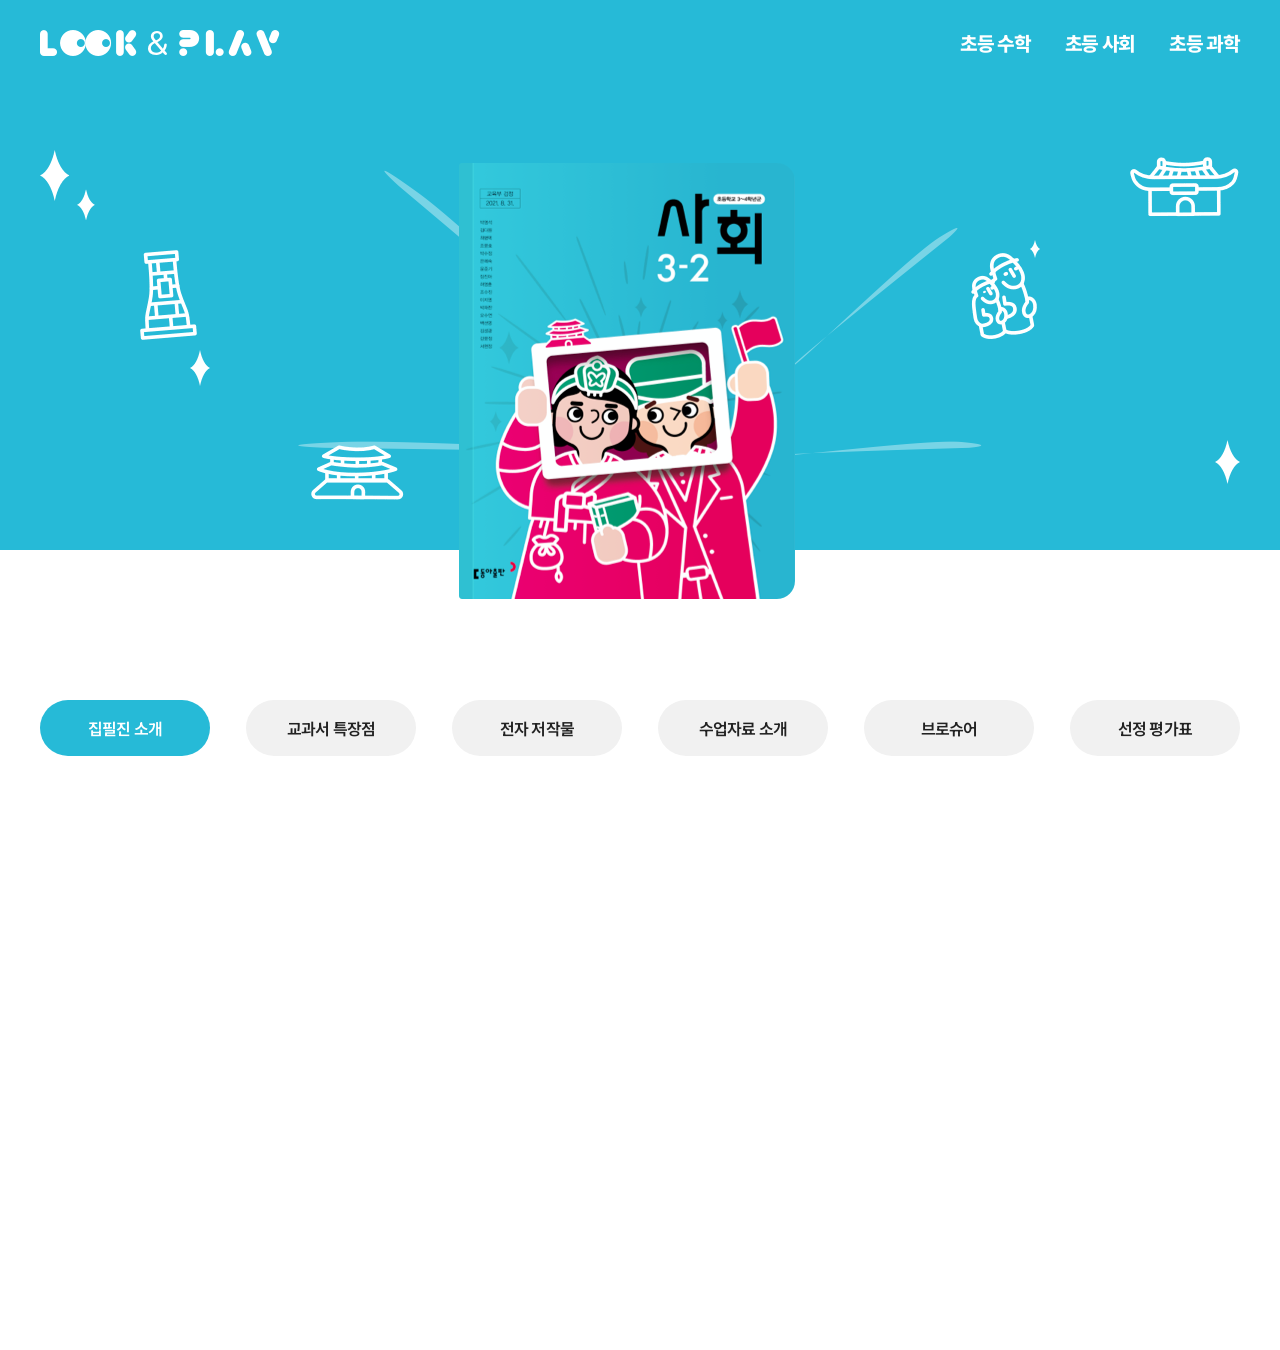
<file: 07-math/look_index.html>
<!DOCTYPE html>
<html lang="ko">
<head>
    <meta charset="UTF-8">
    <meta http-equiv="X-UA-Compatible" content="IE=edge">
    <meta name="viewport" content="width=device-width, initial-scale=1.0">
    <title>새로운 동아출판 초등교과서</title>
    <link rel="stylesheet" href="reset.css">
    <style>
        header {
            z-index:999; 
            position:fixed; left:50%; top:0; width:1200px; margin-left:-600px;
            display:flex; justify-content:space-between; align-items:center;
            padding:30px 0;
        }
        header nav a {
            letter-spacing:-1.3px; color:#fff; font-size:1.2rem;
            text-decoration:none; margin-left:30px; font-weight:800;
        }
        /* 메인 */
        main {height:150vh; }
        main #visual {background:#26bad7; min-width:1200px; margin:0 auto; height:550px; position:relative;}
        main #visual #deco {position:relative; width:1200px; margin:0 auto;}
        main #visual #deco .obj {position:absolute;}
        /* 돌아가는 선 */
        main #visual #deco .obj1 {
            animation: rocateLine 8s alternate linear infinite;
            top:170px; left:50%; margin-left:-342px;
        }
        main #visual #deco .obj2 {left:0; top:150px;}
        main #visual #deco .obj3 {
            left:100px; top:250px;
            animation: rocateLine 2s alternate linear infinite;
        }
        main #visual #deco .obj4 {left:150px; top:350px;}
        main #visual #deco .obj5 {
            right:0; top:150px;
            animation: rocateLine 2s alternate-reverse linear infinite;
        }
        main #visual #deco .obj6 {
            right:200px; top:250px;
            animation: rocateLine 2s alternate linear infinite;
        }
        main #visual #deco .obj7 {right:200px; top:240px;}
        main #visual #deco .obj8 {
            left:270px; top:440px;
            animation: rocateLine 2s alternate-reverse linear infinite;
        }
        main #visual #deco .obj9 {right:0; top:440px;}
        /* 별 애니메이션 그룹 */
        main #visual #deco .obj2, main #visual #deco .obj4, main #visual #deco .obj7, main #visual #deco .obj9{
            animation: starAni 2s alternate infinite linear; 
        }
        main #book_center {
            position:absolute; 
            left:50%; bottom:-50px; margin-left:-181px;
            display:flex;
        }
        /* 카테고리 */
        main .category {
            display:flex; justify-content:space-between;
            width:1200px; margin:150px auto 0;
        }
        main .category a {
            text-decoration:none; width:170px;
            border-radius:50px; padding:20px 0; letter-spacing:-0.9px; font-weight:600;
            text-align:center; background:#f1f1f1; color:#222;
        }
        main .category a.active {background:#26bad7; color:#fff;}

        /* 애니메이션 */
        @keyframes rocateLine {
            0% {transform: rotate(0);}
            100% {transform: rotate(15deg);}
        }
        @keyframes starAni {
            0% {transform: scale(1);}
            100% {transform: scale(1.5);}
        }
    </style>
</head>
<body>
    <header>
        <h1><a href="#"><img src="images3/logo-top-sub.png" alt="LOOK & PLAY"></a></h1>
        <nav>
            <a href="#">초등 수학</a>
            <a href="#">초등 사회</a>
            <a href="#">초등 과학</a>
        </nav>
    </header>
    <main>
        <div id="visual">
            <div id="deco">
                <span class="obj obj1"><img src="images3/sub-top-obj1.png" alt=""></span>
                <span class="obj obj2"><img src="images3/sub3-top-obj1.png" alt=""></span>
                <span class="obj obj3"><img src="images3/sub3-top-obj2.png" alt=""></span>
                <span class="obj obj4"><img src="images3/sub3-top-obj3.png" alt=""></span>
                <span class="obj obj5"><img src="images3/sub3-top-obj4.png" alt=""></span>
                <span class="obj obj6"><img src="images3/sub3-top-obj5.png" alt=""></span>
                <span class="obj obj7"><img src="images3/sub3-top-obj6.png" alt=""></span>
                <span class="obj obj8"><img src="images3/sub3-top-obj7.png" alt=""></span>
                <span class="obj obj9"><img src="images3/sub3-top-obj8.png" alt=""></span>
            </div>
            <div id="book_center">
                <!-- <span><img src="images3/society-1-3-2-left.png" alt=""></span> -->
                <span><img src="images3/society-1-3-2.png" alt=""></span>
            </div>
        </div>
        <div class="category">
            <a href="#" class="active">집필진 소개</a>
            <a href="#">교과서 특장점</a>
            <a href="#">전자 저작물</a>
            <a href="#">수업자료 소개</a>
            <a href="#">브로슈어</a>
            <a href="#">선정 평가표</a>
        </div>
    </main>
</body>
</html>
</file>
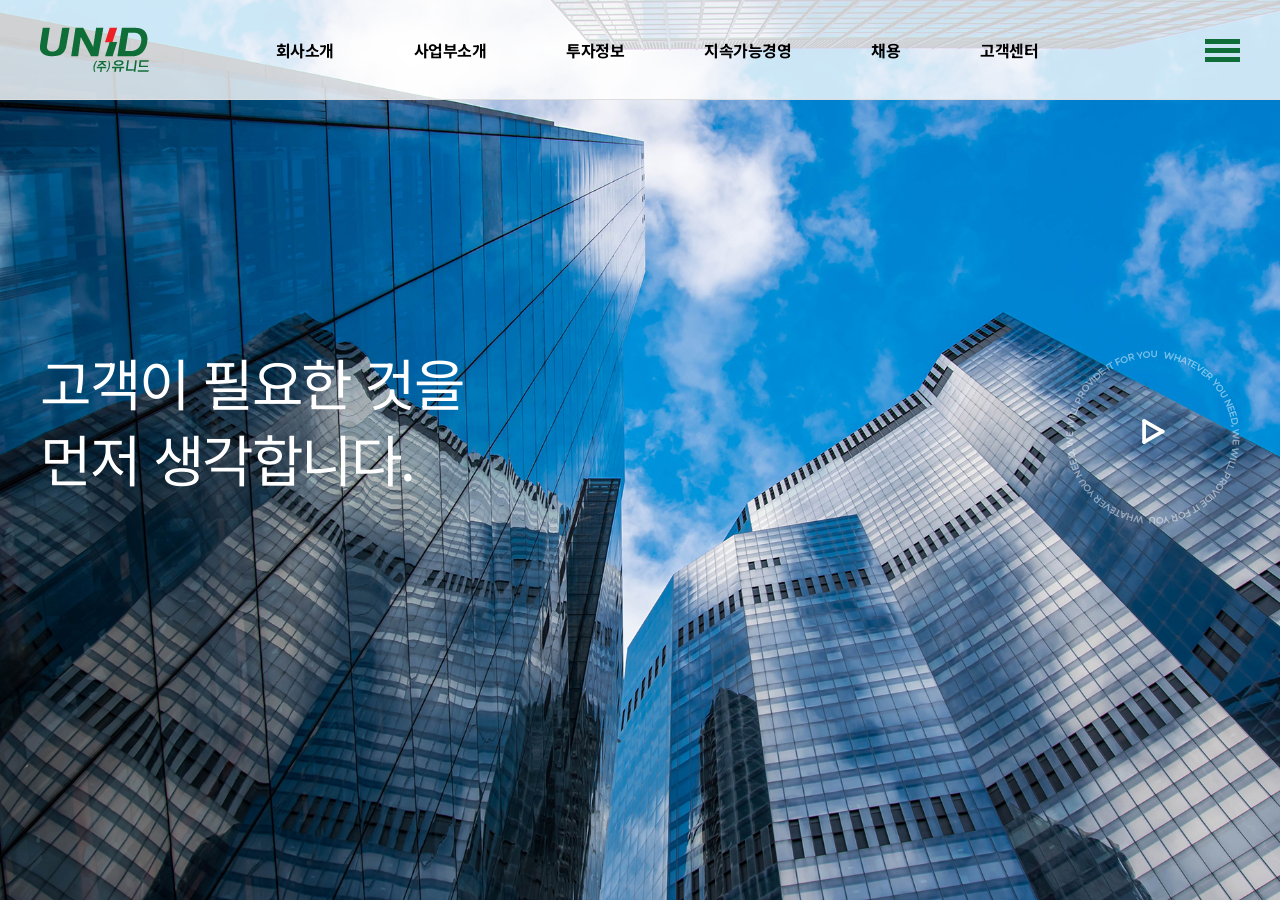
<file: 07-math/unid_index.html>
<!-- 1025-unid-index.html -->
<!DOCTYPE html>
<html lang="ko">
<head>
    <meta charset="UTF-8">
    <meta http-equiv="X-UA-Compatible" content="IE=edge">
    <meta name="viewport" content="width=device-width, initial-scale=1.0">
    <title>(주)유니드</title>
    <link rel="stylesheet" href="reset.css">
    <style>
        /* #0f6e38 , w1200px*/
        /* header */
        #h_bg {
            background:rgba(255,255,255,0.8);
            position:fixed; left:0; top:0; z-index:999; width:100%;
            animation:top_ani 0.5s ease both;
        }
        #h_bg header {
            width:1200px; height:100px; margin:0 auto;
            display:flex; justify-content:space-between; align-items:center;
        }
        /* header-nav */
        #h_bg header nav a {letter-spacing:-0.5px;}
        #h_bg header nav .main {display:flex; justify-content:space-between; align-items:center;}
        #h_bg header nav .main > li > a {
            display: block; padding: 0 60px 0 20px; height: 100px;
            font-weight:bold; line-height: 100px;
        }
        /* header-nav-.dep1 */
        #h_bg header nav .main > li > .dep1 {
            position:absolute; width:100%; height:0; transition:height 0.5s;
            background:#fff; padding-left:20px; z-index:800; overflow:hidden;
        }
        #h_bg header nav .main > li > .dep1 > li {}
        #h_bg header nav .main > li > .dep1 > li > a {display:block; padding:20px 0;}
        /* header-nav-.dep2 */
        #h_bg header nav .main > li > .dep1 > li > .dep2 {}
        #h_bg header nav .main > li > .dep1 > li > .dep2 li {}
        #h_bg header nav .main > li > .dep1 > li > .dep2 li a {
            font-size:0.875rem; border-bottom:1px dashed #ddd; color:#888;
            padding:15px 0 15px 20px; display:block;
        }
        #h_bg header nav .main > li > .dep1 a:hover {color:#0f6e38 !important;}
        /* header-nav-nav_bg */
        #h_bg header nav .nav_bg {
            background:#fff; position:absolute; z-index:700; left:0;
            width:100%; height:0; transition:height 0.5s;
            top:99px;
            border-top:1px solid #ddd;
        }
        /* header-all-nav */
        #h_bg header .all_nav {
            width:35px; height:23px;
            display:flex; flex-flow:column nowrap; justify-content:space-between;
        }
        #h_bg header .all_nav span {background:#0f6e38; width:100%; height:5px;}
        /* main */
        main {background:url(images/unid/bg.jpg) center top;background-size:cover; height:100vh;}
        main .center {
            width:1200px; height:100vh; margin: 0 auto;
            display:flex; justify-content: space-between; align-items:center;
        }
        main .center h1 {}
        main .center h1 {display:flex; flex-flow:column nowrap; justify-content: space-between;}
        main .center h1 span {color:#fff; font-size:3.5rem; letter-spacing:-2.5px; padding:10px 0;}
        main .center h1 span:nth-child(1) {animation: txtH1Ani 2s both;}
        main .center h1 span:nth-child(2) {animation: txtH1Ani 2s 0.5s both;}
        main .center .right {
            position:relative; right:174px; top:-100px;
            animation: rightAni 2s both;
        }
        main .center .right span {
            position:absolute; width:174px; height:174px;
        }
        main .center .right:nth-child(1) {}
        main .center .right span:nth-child(1) {animation: playLineAni 3s linear infinite;}
        main .center .right span:nth-child(2) {text-align:center; line-height:174px;}
        /* animation */
        @keyframes txtH1Ani {
            0% {opacity: 0; transform: translateY(0);}
            100% {opacity: 1; transform: translateY(-30px);}
        }
        @keyframes rightAni {
            0% {transform: translateX(200px); opacity: 0;}
            100% {transform: translateX(0); opacity: 1;}
        }
        @keyframes playLineAni {
            0% {transform: rotate(0);}
            100% {transform: rotate(360deg);}
        }
    </style>
</head>
<body>
    <div id="wrap">
        <div id="h_bg">
            <header>
                <h1><a href="#"><img src="images/unid/logo.png" alt="유니드"></a></h1>
                <nav>
                    <ul class="main"><!--global navigation bar == gnb명도 많이 사용-->
                        <li><a href="#">회사소개</a>
                            <ul class="dep1"><!--서브메뉴의 깊이에 따라 depth처리 ex)dep1, dep2, dep1-1등-->
                                <li><a href="#">회사소개</a></li>
                                <li><a href="#">CEO인사말</a></li>
                                <li><a href="#">연혁</a></li>
                                <li><a href="#">2030 VISION</a></li>
                            </ul>
                        </li>
                        <li><a href="#">사업부소개</a>
                            <ul class="dep1">
                                <li><a href="#">화학사업부(CA)</a>
                                    <ul class="dep2"><!--두번째 서브메뉴 dep2-->
                                        <li><a href="#">수산화칼륨</a></li>
                                        <li><a href="#">탄산칼륨</a></li>
                                        <li><a href="#">염산</a></li>
                                    </ul>
                                </li>
                                <li><a href="#">보드사업부(BT)</a>
                                    <ul class="dep2">
                                        <li><a href="#">MDF</a></li>
                                        <li><a href="#">LPM</a></li>
                                        <li><a href="#">제재목</a></li>
                                        <li><a href="#">GOSSPAN</a></li>
                                        <li><a href="#">ECOPAN</a></li>
                                        <li><a href="#">올고다 마루</a></li>
                                    </ul>
                                </li>
                            </ul>
                        </li>
                        <li><a href="#">투자정보</a>
                            <ul class="dep1">
                                <li><a href="#">경영정보</a></li>
                                <li><a href="#">재무정보</a></li>
                                <li><a href="#">주가정보</a></li>
                                <li><a href="#">공시자료</a></li>
                                <li><a href="#">IR자료실</a></li>
                            </ul>
                        </li>
                        <li><a href="#">지속가능경영</a>
                            <ul class="dep1">
                                <li><a href="#">윤리경영</a></li>
                                <li><a href="#">안전환경경영</a></li>
                                <li><a href="#">사회공헌</a></li>
                            </ul>
                        </li>
                        <li><a href="#">채용</a>
                            <ul class="dep1">
                                <li><a href="#">채용사이트</a></li>
                            </ul>
                        </li>
                        <li><a href="#">고객센터</a>
                            <ul class="dep1">
                                <li><a href="#">뉴스</a></li>
                                <li><a href="#">홍보동영상</a></li>
                            </ul>
                        </li>
                    </ul>
                    <div class="nav_bg"><!--서브배경--></div>
                </nav>
                <a href="#" class="all_nav">
                    <span></span>
                    <span></span>
                    <span></span>
                </a>
            </header>
        </div><!--e:#h_bg-->
        <main>
            <div class="center">
                <h1>
                    <span>고객이 필요한 것을</span>
                    <span>먼저 생각합니다.</span>
                </h1>
                <div class="right">
                    <span><img src="images/unid/play_line_bg_small.png" alt=""></span>
                    <span><img src="images/unid/play_icon.png" alt=""></span>
                </div>
            </div>
        </main>
    </div><!--e:#wrap-->
</body>
</html>
</file>
<file: 11-private/styles/desktop.css>
body, html {background:rgb(9,13,43)}
/* design */
header {
    height:80px; width:1400px; margin:0 auto;
    display:flex; justify-content:space-between;
    align-items:center; z-index:999;
    position:fixed; left:50%; top:0; margin-left:-700px;
}
header nav a {margin:0 7px;}
header .right a {
    position:relative; padding:5px 5px 5px 27px;
    border:1px dashed rgba(255,255,255,0.6); 
    font-size:0.875rem; border-radius:3px;
}
header .right a::before {
    content:''; display:block;
    position:absolute; left:2px; top:3px;
    width:20px; height:20px;
    background-image:url(../images/ic_sp_store.png);
}
header .right a:first-child::before {background-position:0 0;}
header .right a:last-child::before {background-position:-20px 0;}
.mobile_nav_icon {display:none;}
/* main */
main {
    position: relative;
    width: 1400px;
    margin: 0 auto;
    top: 80px;
    text-align: center;
}
main > * {max-width:1400px; margin:0 auto;}
/* 중첩순서 처리 배경(10) 그라디언트(20) 나머지(30) */
main .bg_wrap {position:absolute; z-index:10;}
/* 메인배경 */
/* ------------------------------------------(아래 좌우 배경 부드럽게 사라지는 처리) */
main .bg_wrap::after, main .bg_wrap::before {
    content: ''; display: block;
    width: 30%; height:100%;
    position: absolute;
    top: 0;
    background:linear-gradient(90deg, rgba(9,13,43), transparent);
    z-index: 999;
}
main .bg_wrap::before {left: 0;}
main .bg_wrap::after {right: 0; transform: scaleX(-1); }
/* ---------------------------------------------- */
main .txt, main .car_list, main .car, main .scroll {
    width:1400px; margin:0 auto; position:relative; z-index:30;
}
main .bg_wrap .bg {width:1400px; margin:0 auto;}
main .bg_wrap .bg1 {
    height:100px; 
    background:url(../images/bg_cloud.png) repeat-x;
    animation: bgAni 60s infinite linear;
}
main .bg_wrap .bg2 {
    height:200px; 
    background:url(../images/bg_city1.png) repeat-x;
    transform-origin: center;
    animation: bgAni 40s infinite linear;
}
main .bg_wrap .bg3 {
    height:100px; position:relative; top:-96px;
    background:url(../images/bg_city2.png) repeat-x;
    animation: bgAni 30s infinite linear;
}
/* 메인제목 */
main .txt {}
/* 메인 자동차 위 리스트3 */
/* 메인 자동차 */
main .car {margin-top:150px; text-align:center; width:600px;}
main .car #car {width:100%;}
main .car #left_tire, main .car #right_tire {
    position:absolute; bottom:25px; width:67px;
}
main .car #left_tire {left:102px; animation: roctate 2s linear infinite;}
main .car #right_tire {right:91px; animation: roctate 1s linear infinite }
</file>
<file: 11-private/styles/animation.css>
@keyframes roctate {
    0% {transform: rotate(0deg);}
    100% {transform: rotate(360deg);}
}
/* 배경이동용 애니네이션 */
@keyframes bgAni {
    0% {background-position: 0 0;}
    100% {background-position: 5000px;}
}
</file>
